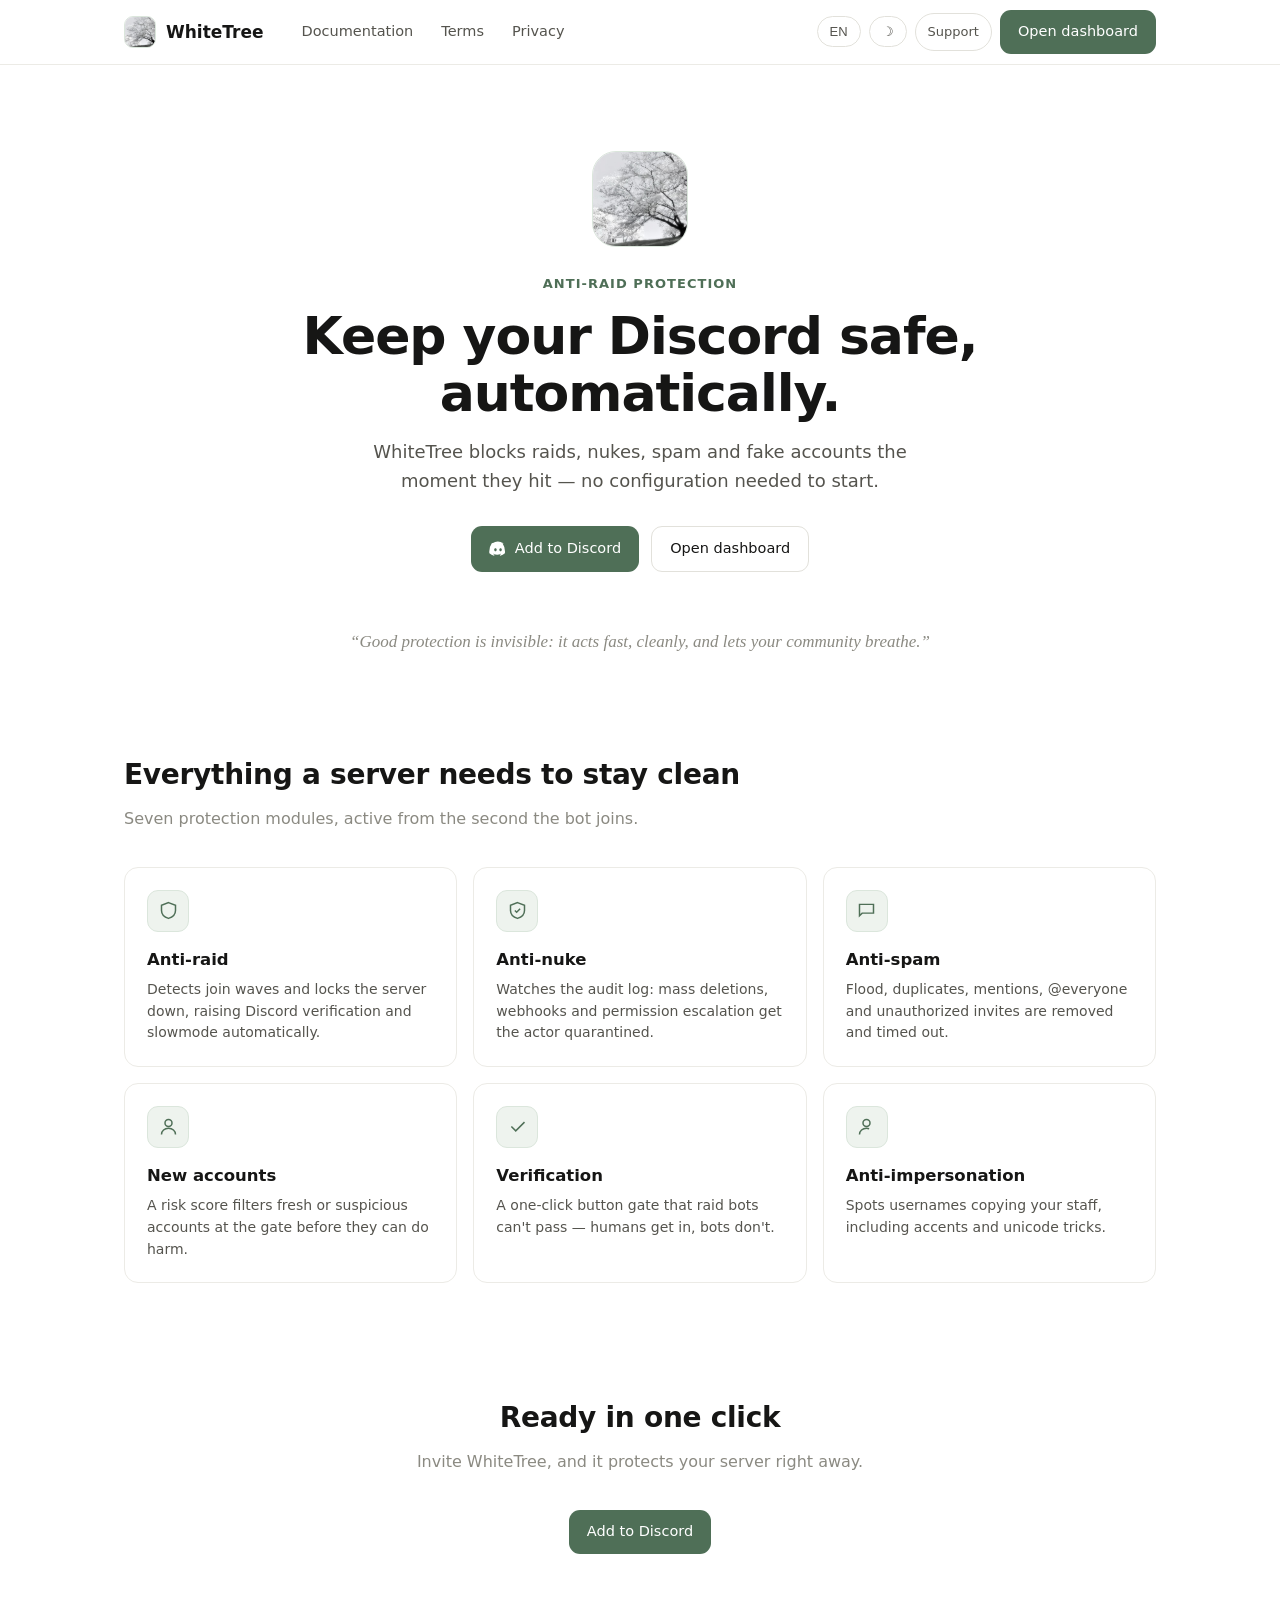
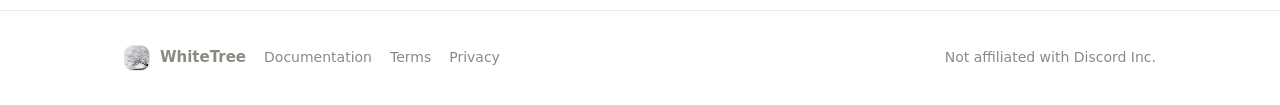
<file: index.html>
<!DOCTYPE html>
<html lang="en">
<head>
<meta charset="UTF-8">
<meta name="viewport" content="width=device-width, initial-scale=1.0">
<title>WhiteTree — Discord protection</title>
<link rel="stylesheet" href="site.css">
</head>
<body>
<nav class="nav"><div class="container nav-in">
  <a class="brand" href="index.html">
    <span class="logo"><img src="bot.png" alt="" onerror="this.replaceWith(document.createTextNode('W'))"></span>
    WhiteTree
  </a>
  <div class="nav-links">
    <a href="documentation.html" data-i18n="nav.docs">Documentation</a>
    <a href="terms.html" data-i18n="nav.terms">Terms</a>
    <a href="privacy.html" data-i18n="nav.privacy">Privacy</a>
  </div>
  <div class="nav-right">
    <button class="pill langpill" onclick="toggleLang()">EN</button>
    <button class="pill themepill" onclick="toggleTheme()">☽</button>
    <a class="pill" data-support href="#" data-i18n="nav.support">Support</a>
    <a class="btn" data-login href="#" data-i18n="cta.login">Open dashboard</a>
  </div>
</div></nav>

<header class="hero"><div class="container">
  <div class="logo-xl"><img src="bot.png" alt="WhiteTree" onerror="this.replaceWith(document.createTextNode('W'))"></div>
  <div class="eyebrow" data-i18n="hero.eyebrow">Anti-raid protection</div>
  <h1 data-i18n="hero.title">Keep your Discord safe, automatically.</h1>
  <p class="lead" data-i18n="hero.lead">WhiteTree blocks raids, nukes, spam and fake accounts the moment they hit — no configuration needed to start.</p>
  <div class="cta">
    <a class="btn" data-invite href="#">
      <svg viewBox="0 0 24 24"><path d="M20 4.4A19 19 0 0 0 15.3 3l-.2.5a14 14 0 0 1 4.2 1.3 12.7 12.7 0 0 0-15 0A14 14 0 0 1 8.6 3.5L8.4 3A19 19 0 0 0 3.7 4.4 19.7 19.7 0 0 0 .5 17.6 14 14 0 0 0 6.7 21l.9-1.3a9 9 0 0 1-2-1l.5-.4a9.4 9.4 0 0 0 9.6 0l.5.4a9 9 0 0 1-2 1L15 21a14 14 0 0 0 6.2-3.4 19.7 19.7 0 0 0-3.2-13.2zM8.6 14.9c-.9 0-1.7-.9-1.7-2s.7-2 1.7-2 1.7.9 1.7 2-.8 2-1.7 2zm6.8 0c-.9 0-1.7-.9-1.7-2s.7-2 1.7-2 1.7.9 1.7 2-.8 2-1.7 2z"/></svg>
      <span data-i18n="cta.invite">Add to Discord</span>
    </a>
    <a class="btn ghost" data-login href="#" data-i18n="cta.login">Open dashboard</a>
  </div>
  <p class="quote" data-i18n="hero.quote">“Good protection is invisible: it acts fast, cleanly, and lets your community breathe.”</p>
</div></header>

<section class="section"><div class="container">
  <h2 data-i18n="feat.title">Everything a server needs to stay clean</h2>
  <p class="sub" data-i18n="feat.sub">Seven protection modules, active from the second the bot joins.</p>
  <div class="grid">
    <div class="feat"><div class="ic"><svg viewBox="0 0 24 24"><path d="M12 3l8 3v6c0 4.5-3 7.5-8 9-5-1.5-8-4.5-8-9V6z"/></svg></div>
      <h3 data-i18n="f1.t">Anti-raid</h3><p data-i18n="f1.d"></p></div>
    <div class="feat"><div class="ic"><svg viewBox="0 0 24 24"><path d="M12 3l8 3v6c0 4.5-3 7.5-8 9-5-1.5-8-4.5-8-9V6z M9 12l2 2 4-4"/></svg></div>
      <h3 data-i18n="f2.t">Anti-nuke</h3><p data-i18n="f2.d"></p></div>
    <div class="feat"><div class="ic"><svg viewBox="0 0 24 24"><path d="M4 5h16v10H7l-3 3z"/></svg></div>
      <h3 data-i18n="f3.t">Anti-spam</h3><p data-i18n="f3.d"></p></div>
    <div class="feat"><div class="ic"><svg viewBox="0 0 24 24"><circle cx="12" cy="8" r="4"/><path d="M4 21c0-4 3.5-7 8-7s8 3 8 7"/></svg></div>
      <h3 data-i18n="f4.t">New accounts</h3><p data-i18n="f4.d"></p></div>
    <div class="feat"><div class="ic"><svg viewBox="0 0 24 24"><path d="M5 12l5 5L20 7"/></svg></div>
      <h3 data-i18n="f5.t">Verification</h3><p data-i18n="f5.d"></p></div>
    <div class="feat"><div class="ic"><svg viewBox="0 0 24 24"><circle cx="12" cy="8" r="4"/><path d="M4 21c0-4 3.5-7 8-7 1 0 2 .2 3 .5"/></svg></div>
      <h3 data-i18n="f6.t">Anti-impersonation</h3><p data-i18n="f6.d"></p></div>
  </div>
</div></section>

<section class="section" style="text-align:center"><div class="container">
  <h2 data-i18n="cta2.title">Ready in one click</h2>
  <p class="sub" data-i18n="cta2.sub">Invite WhiteTree, and it protects your server right away.</p>
  <a class="btn" data-invite href="#" style="margin:0 auto"><span data-i18n="cta.invite">Add to Discord</span></a>
</div></section>

<footer><div class="container foot-in">
  <a class="brand" href="index.html" style="font-size:15px"><span class="logo" style="width:26px;height:26px"><img src="bot.png" onerror="this.replaceWith(document.createTextNode('W'))"></span>WhiteTree</a>
  <a href="documentation.html" data-i18n="nav.docs">Documentation</a>
  <a href="terms.html" data-i18n="nav.terms">Terms</a>
  <a href="privacy.html" data-i18n="nav.privacy">Privacy</a>
  <span class="sep" data-i18n="foot.made">Not affiliated with Discord Inc.</span>
</div></footer>
<script src="site.js"></script>
</body>
</html>
</file>
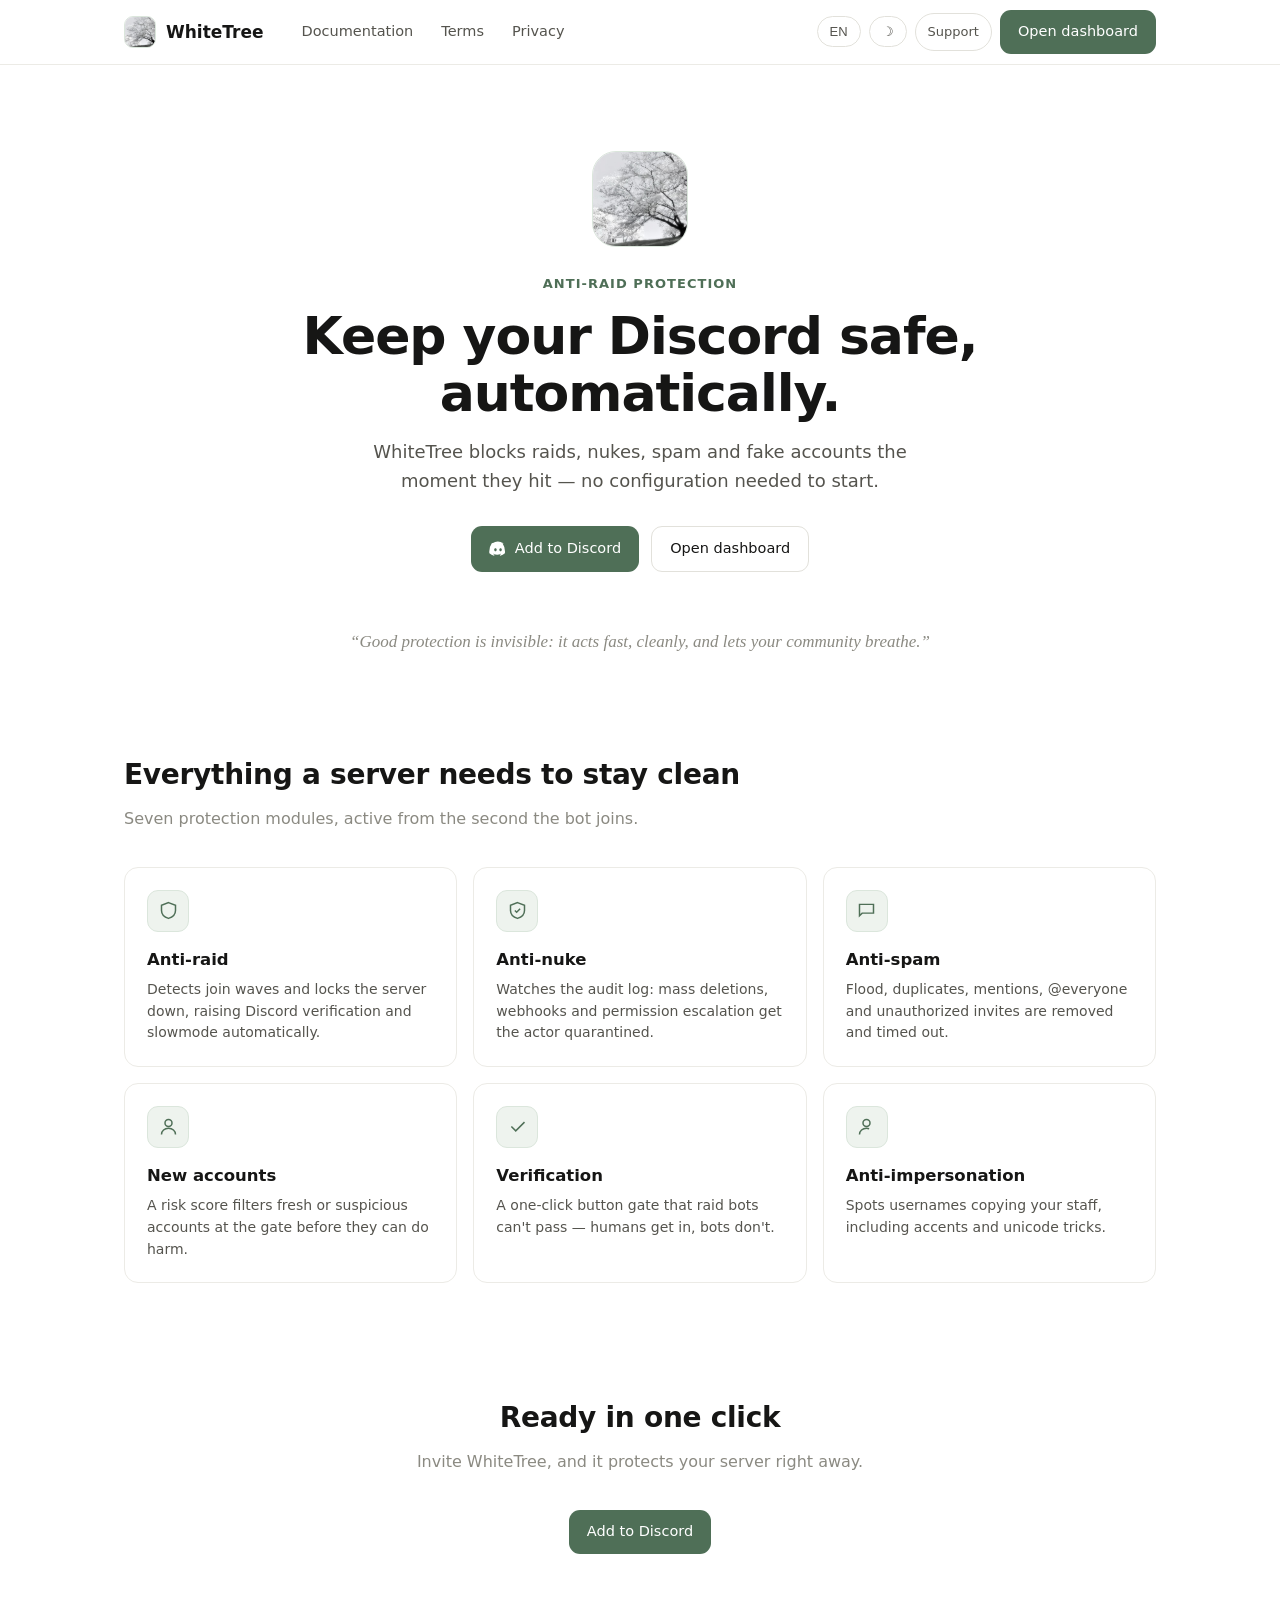
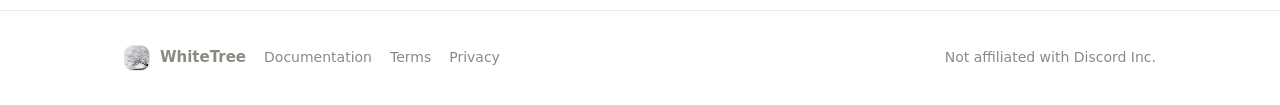
<file: dashboard.html>
<!DOCTYPE html>
<html lang="en">
<head>
<meta charset="UTF-8">
<meta name="viewport" content="width=device-width, initial-scale=1.0">
<title>WhiteTree</title>
<meta http-equiv="refresh" content="0; url=index.html">
<style>
  body{margin:0;min-height:100vh;display:flex;flex-direction:column;align-items:center;
    justify-content:center;gap:14px;background:#faf9f6;color:#191917;
    font-family:ui-sans-serif,system-ui,sans-serif;}
  .logo{width:84px;height:84px;border-radius:50%;overflow:hidden;border:1px solid #e3e1da;
    display:flex;align-items:center;justify-content:center;background:#fff;
    font-family:ui-serif,Georgia,serif;font-size:34px;font-weight:600;color:#8b8a83;}
  .logo img{width:100%;height:100%;object-fit:cover;}
  h1{font-family:ui-serif,Georgia,serif;font-weight:600;margin:0;}
  p{color:#8b8a83;font-size:14px;margin:0;}
  a{color:#5865F2;}
</style>
</head>
<body>
  <div class="logo"><img src="bot.png" alt="WhiteTree" onerror="this.replaceWith(document.createTextNode('W'))"></div>
  <h1>WhiteTree</h1>
  <p>Redirecting to sign in… <a href="index.html">Continue</a></p>
  <script>location.replace("index.html");</script>
</body>
</html>
</file>
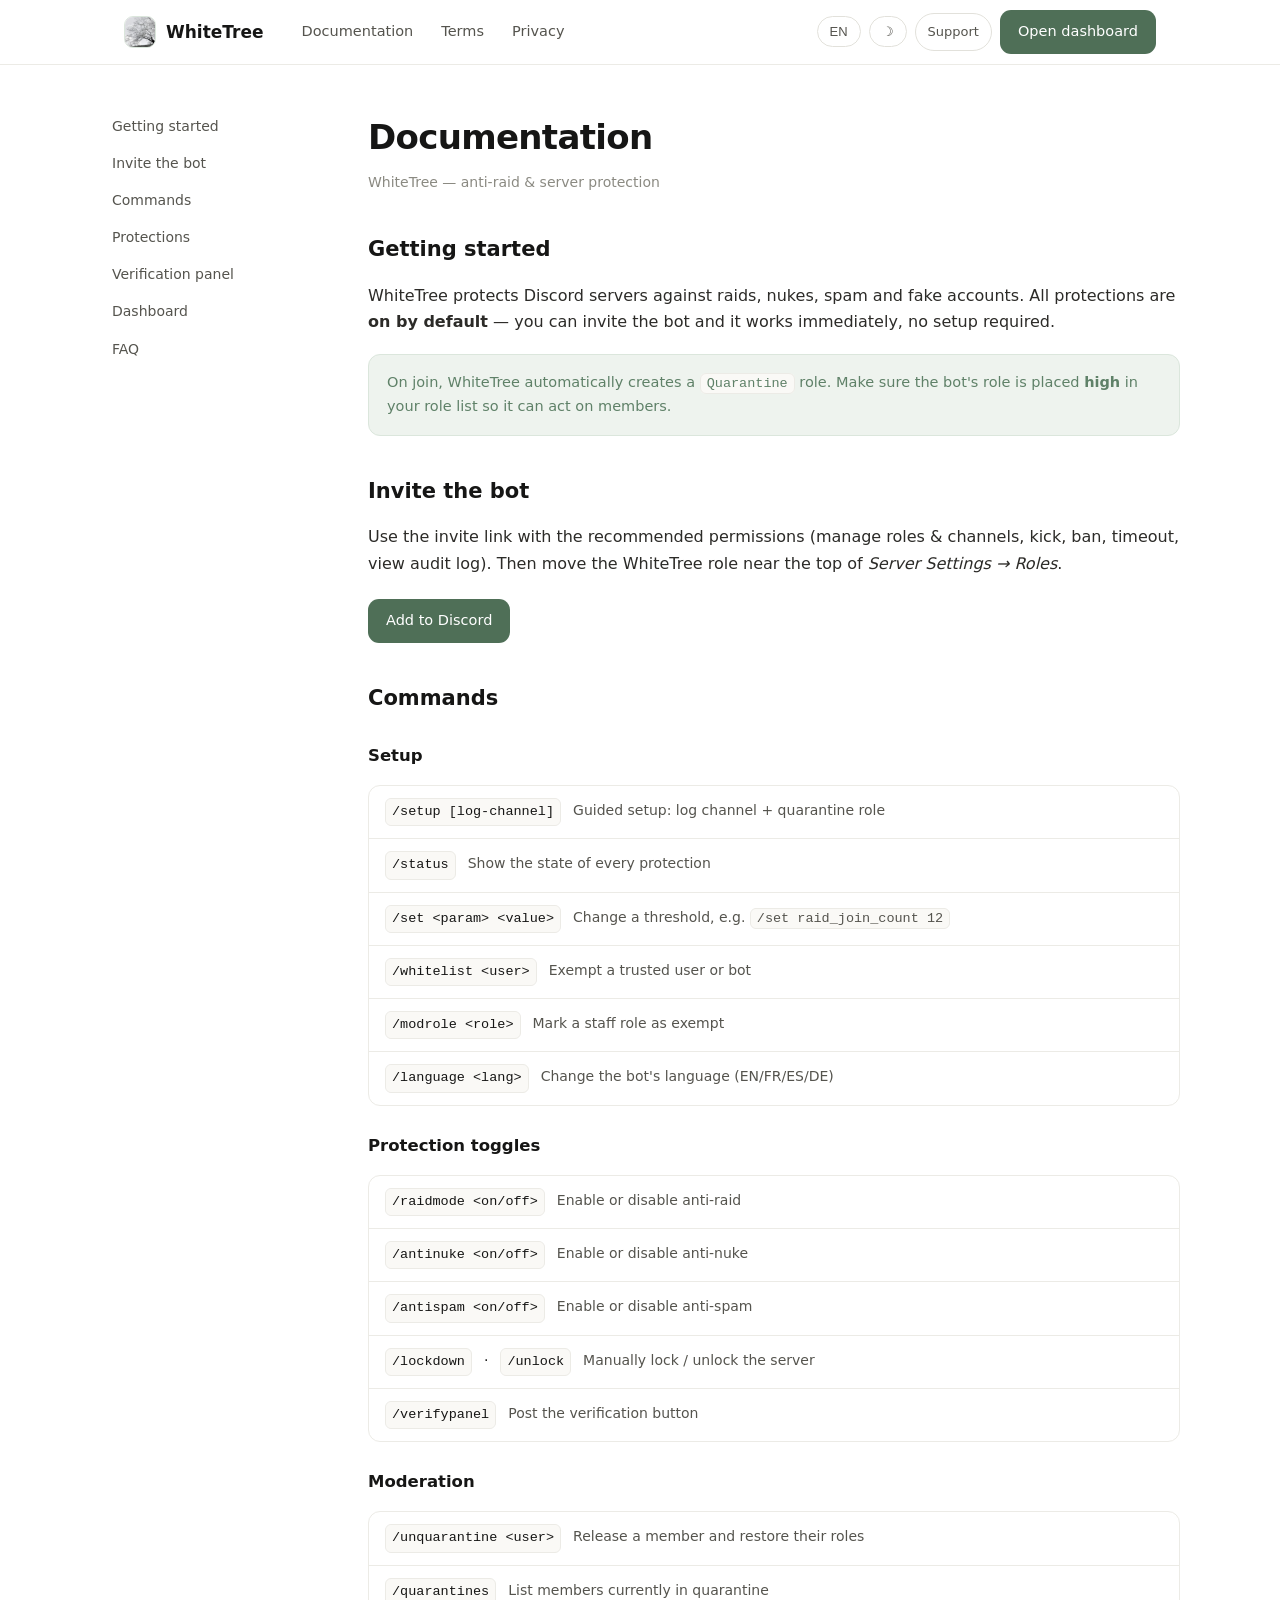
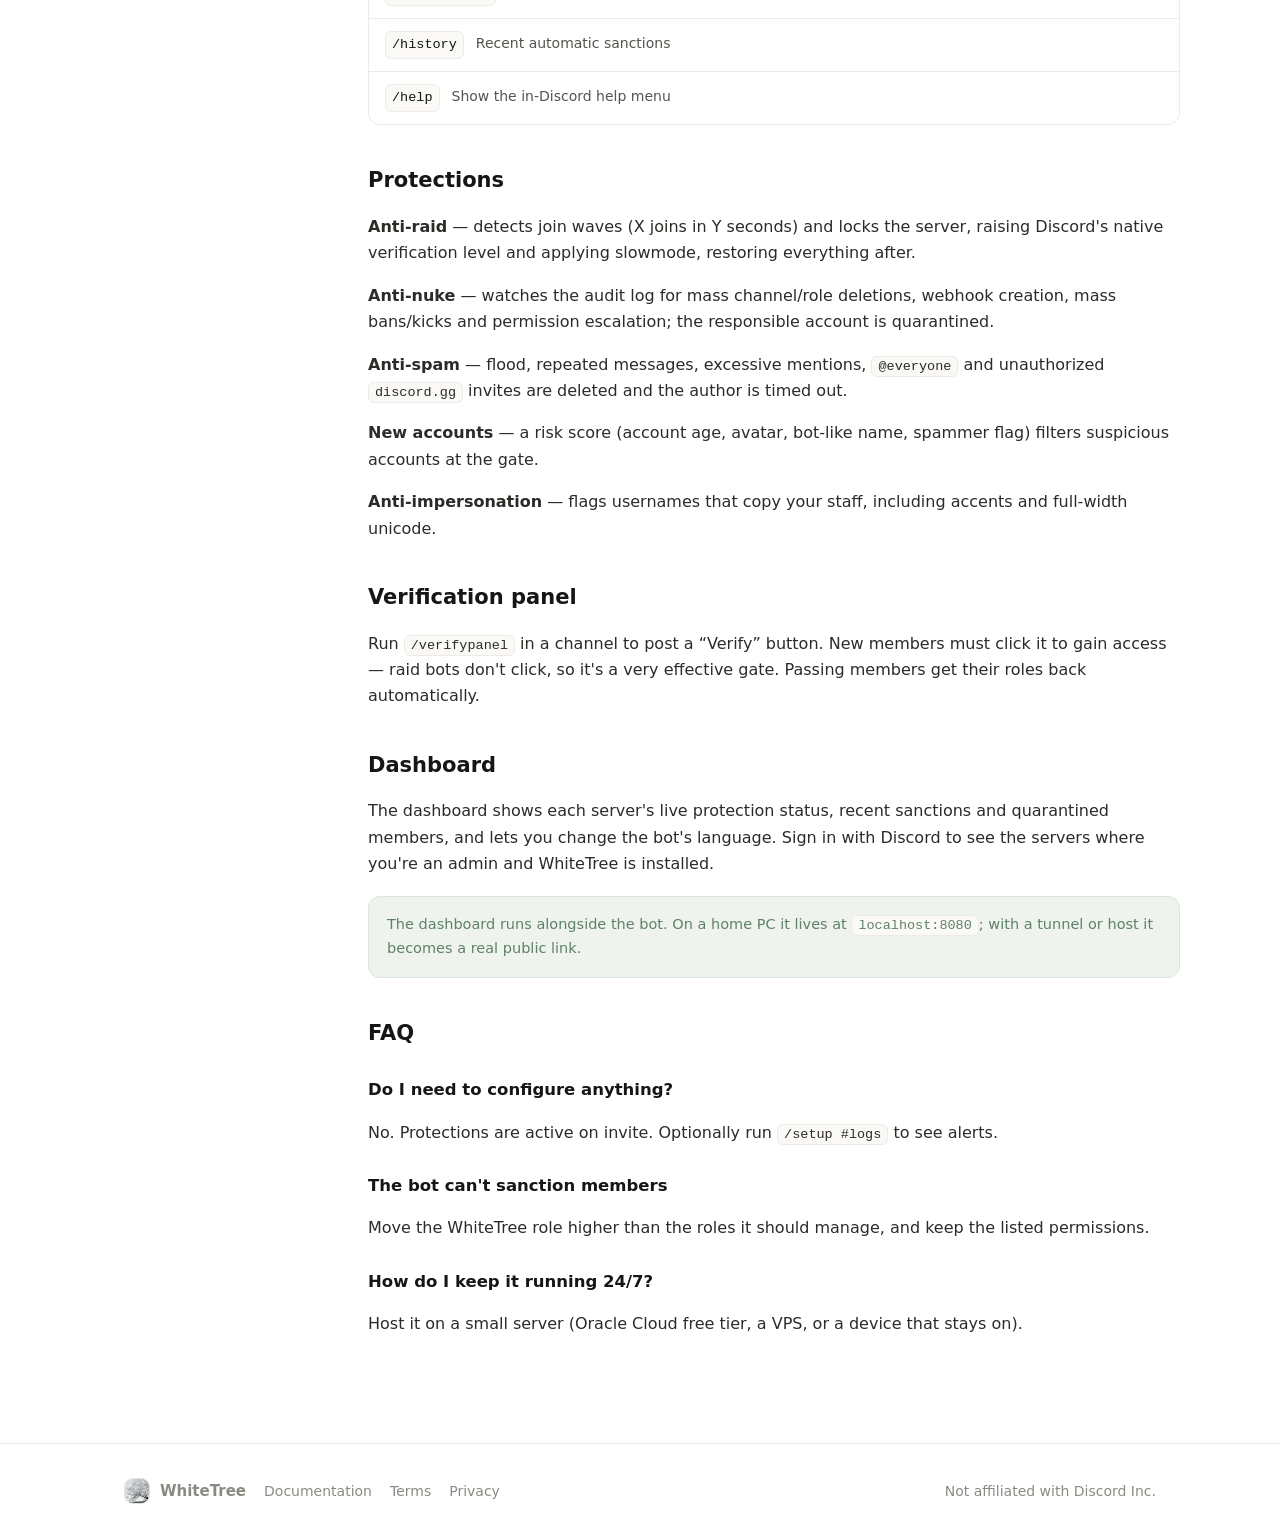
<file: documentation.html>
<!DOCTYPE html>
<html lang="en">
<head>
<meta charset="UTF-8">
<meta name="viewport" content="width=device-width, initial-scale=1.0">
<title>Documentation — WhiteTree</title>
<link rel="stylesheet" href="site.css">
</head>
<body>
<nav class="nav"><div class="container nav-in">
  <a class="brand" href="index.html"><span class="logo"><img src="bot.png" onerror="this.replaceWith(document.createTextNode('W'))"></span>WhiteTree</a>
  <div class="nav-links">
    <a href="documentation.html" data-i18n="nav.docs">Documentation</a>
    <a href="terms.html" data-i18n="nav.terms">Terms</a>
    <a href="privacy.html" data-i18n="nav.privacy">Privacy</a>
  </div>
  <div class="nav-right">
    <button class="pill langpill" onclick="toggleLang()">EN</button>
    <button class="pill themepill" onclick="toggleTheme()">☽</button>
    <a class="pill" data-support href="#" data-i18n="nav.support">Support</a>
    <a class="btn" data-login href="#" data-i18n="cta.login">Open dashboard</a>
  </div>
</div></nav>

<div class="container page"><div class="layout">
  <aside class="side"><nav class="toc">
    <a href="#start">Getting started</a>
    <a href="#invite">Invite the bot</a>
    <a href="#commands">Commands</a>
    <a href="#protections">Protections</a>
    <a href="#verification">Verification panel</a>
    <a href="#dashboard">Dashboard</a>
    <a href="#faq">FAQ</a>
  </nav></aside>

  <main class="prose">
    <h1>Documentation</h1>
    <div class="updated">WhiteTree — anti-raid &amp; server protection</div>

    <h2 id="start">Getting started</h2>
    <p>WhiteTree protects Discord servers against raids, nukes, spam and fake accounts.
    All protections are <strong>on by default</strong> — you can invite the bot and it works
    immediately, no setup required.</p>
    <div class="callout">On join, WhiteTree automatically creates a <code>Quarantine</code> role.
    Make sure the bot's role is placed <strong>high</strong> in your role list so it can act on members.</div>

    <h2 id="invite">Invite the bot</h2>
    <p>Use the invite link with the recommended permissions (manage roles &amp; channels, kick,
    ban, timeout, view audit log). Then move the WhiteTree role near the top of
    <em>Server Settings → Roles</em>.</p>
    <p><a class="btn" data-invite href="#" style="margin-top:6px"><span data-i18n="cta.invite">Add to Discord</span></a></p>

    <h2 id="commands">Commands</h2>
    <h3>Setup</h3>
    <div class="cmd">
      <div class="row"><code>/setup [log-channel]</code><span>Guided setup: log channel + quarantine role</span></div>
      <div class="row"><code>/status</code><span>Show the state of every protection</span></div>
      <div class="row"><code>/set &lt;param&gt; &lt;value&gt;</code><span>Change a threshold, e.g. <code>/set raid_join_count 12</code></span></div>
      <div class="row"><code>/whitelist &lt;user&gt;</code><span>Exempt a trusted user or bot</span></div>
      <div class="row"><code>/modrole &lt;role&gt;</code><span>Mark a staff role as exempt</span></div>
      <div class="row"><code>/language &lt;lang&gt;</code><span>Change the bot's language (EN/FR/ES/DE)</span></div>
    </div>
    <h3>Protection toggles</h3>
    <div class="cmd">
      <div class="row"><code>/raidmode &lt;on/off&gt;</code><span>Enable or disable anti-raid</span></div>
      <div class="row"><code>/antinuke &lt;on/off&gt;</code><span>Enable or disable anti-nuke</span></div>
      <div class="row"><code>/antispam &lt;on/off&gt;</code><span>Enable or disable anti-spam</span></div>
      <div class="row"><code>/lockdown</code> · <code>/unlock</code><span>Manually lock / unlock the server</span></div>
      <div class="row"><code>/verifypanel</code><span>Post the verification button</span></div>
    </div>
    <h3>Moderation</h3>
    <div class="cmd">
      <div class="row"><code>/unquarantine &lt;user&gt;</code><span>Release a member and restore their roles</span></div>
      <div class="row"><code>/quarantines</code><span>List members currently in quarantine</span></div>
      <div class="row"><code>/history</code><span>Recent automatic sanctions</span></div>
      <div class="row"><code>/help</code><span>Show the in-Discord help menu</span></div>
    </div>

    <h2 id="protections">Protections</h2>
    <p><strong>Anti-raid</strong> — detects join waves (X joins in Y seconds) and locks the server,
    raising Discord's native verification level and applying slowmode, restoring everything after.</p>
    <p><strong>Anti-nuke</strong> — watches the audit log for mass channel/role deletions, webhook
    creation, mass bans/kicks and permission escalation; the responsible account is quarantined.</p>
    <p><strong>Anti-spam</strong> — flood, repeated messages, excessive mentions, <code>@everyone</code>
    and unauthorized <code>discord.gg</code> invites are deleted and the author is timed out.</p>
    <p><strong>New accounts</strong> — a risk score (account age, avatar, bot-like name, spammer flag)
    filters suspicious accounts at the gate.</p>
    <p><strong>Anti-impersonation</strong> — flags usernames that copy your staff, including accents
    and full-width unicode.</p>

    <h2 id="verification">Verification panel</h2>
    <p>Run <code>/verifypanel</code> in a channel to post a “Verify” button. New members must click it
    to gain access — raid bots don't click, so it's a very effective gate. Passing members get their
    roles back automatically.</p>

    <h2 id="dashboard">Dashboard</h2>
    <p>The dashboard shows each server's live protection status, recent sanctions and quarantined
    members, and lets you change the bot's language. Sign in with Discord to see the servers where
    you're an admin and WhiteTree is installed.</p>
    <div class="callout">The dashboard runs alongside the bot. On a home PC it lives at
    <code>localhost:8080</code>; with a tunnel or host it becomes a real public link.</div>

    <h2 id="faq">FAQ</h2>
    <h3>Do I need to configure anything?</h3>
    <p>No. Protections are active on invite. Optionally run <code>/setup #logs</code> to see alerts.</p>
    <h3>The bot can't sanction members</h3>
    <p>Move the WhiteTree role higher than the roles it should manage, and keep the listed permissions.</p>
    <h3>How do I keep it running 24/7?</h3>
    <p>Host it on a small server (Oracle Cloud free tier, a VPS, or a device that stays on).</p>
  </main>
</div></div>

<footer><div class="container foot-in">
  <a class="brand" href="index.html" style="font-size:15px"><span class="logo" style="width:26px;height:26px"><img src="bot.png" onerror="this.replaceWith(document.createTextNode('W'))"></span>WhiteTree</a>
  <a href="documentation.html" data-i18n="nav.docs">Documentation</a>
  <a href="terms.html" data-i18n="nav.terms">Terms</a>
  <a href="privacy.html" data-i18n="nav.privacy">Privacy</a>
  <span class="sep" data-i18n="foot.made">Not affiliated with Discord Inc.</span>
</div></footer>
<script src="site.js"></script>
</body>
</html>
</file>
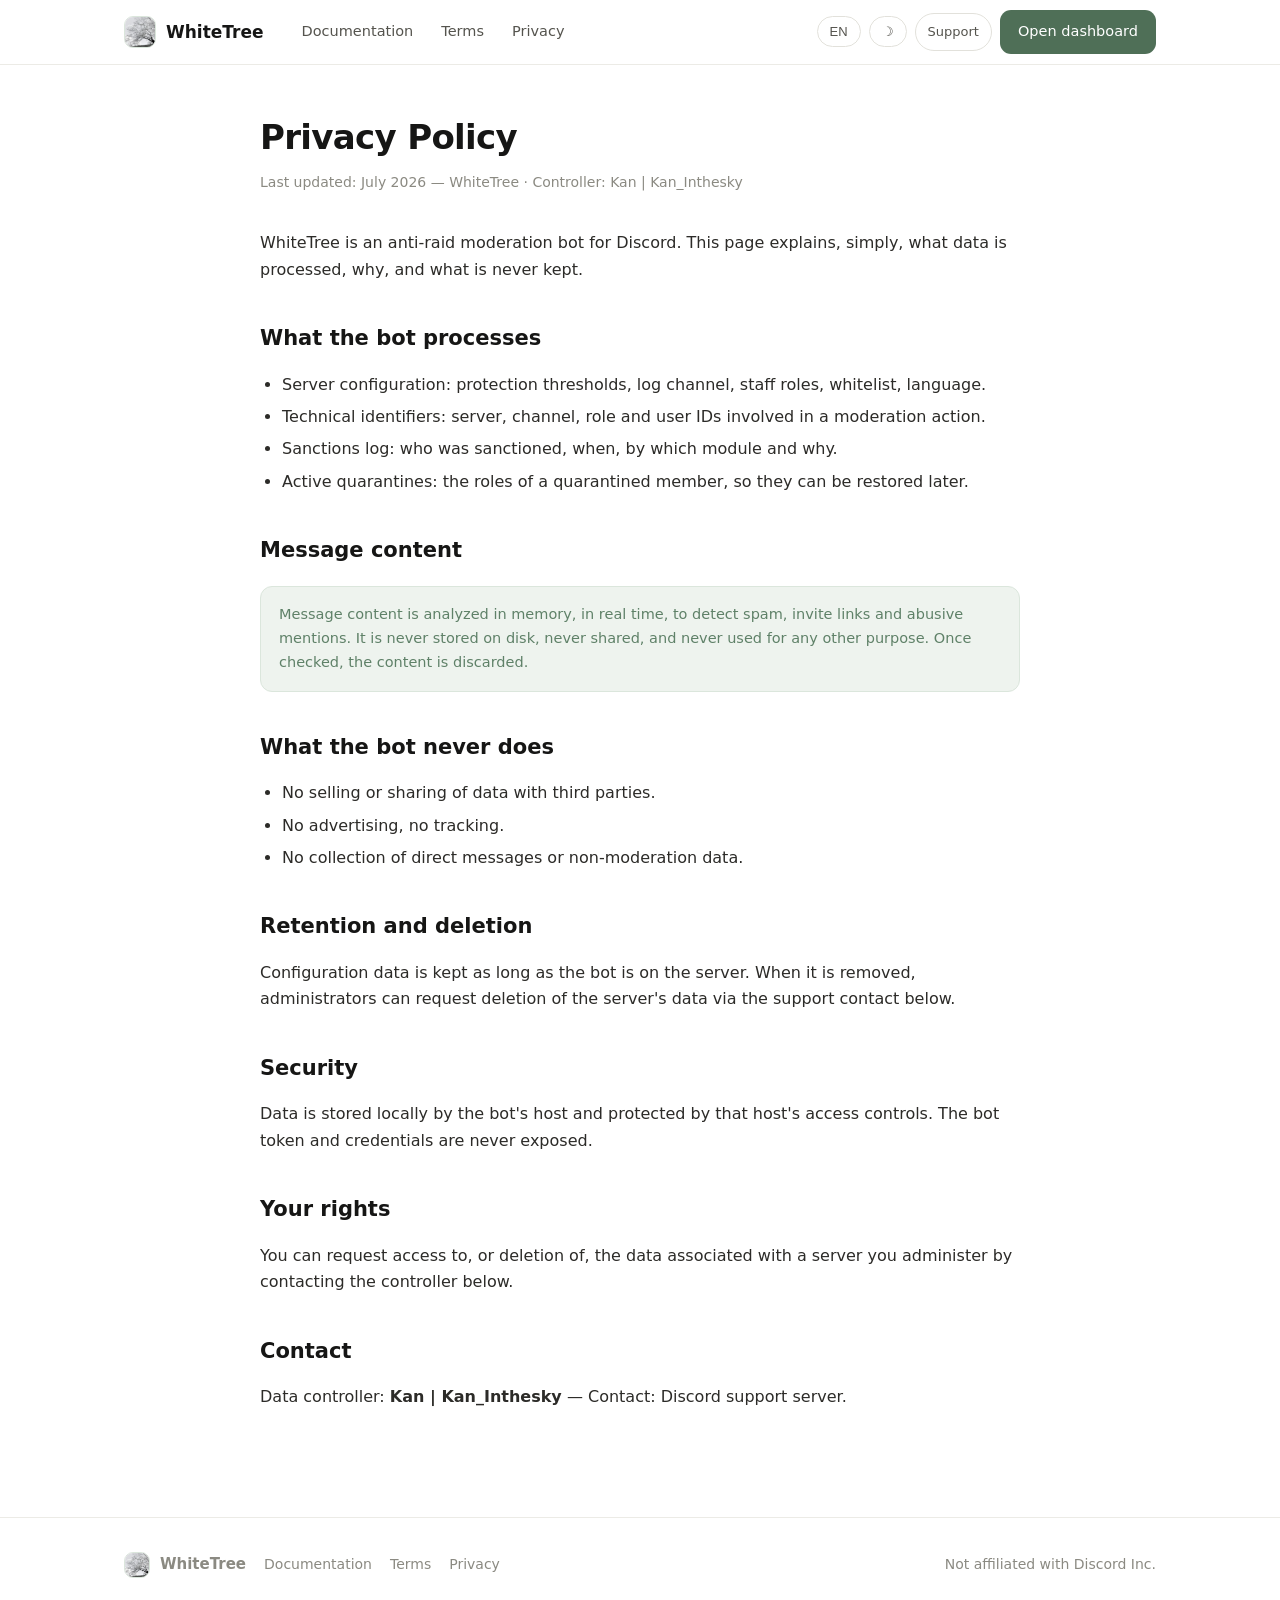
<file: privacy.html>
<!DOCTYPE html>
<html lang="en">
<head>
<meta charset="UTF-8">
<meta name="viewport" content="width=device-width, initial-scale=1.0">
<title>Privacy Policy — WhiteTree</title>
<link rel="stylesheet" href="site.css">
</head>
<body>
<nav class="nav"><div class="container nav-in">
  <a class="brand" href="index.html"><span class="logo"><img src="bot.png" onerror="this.replaceWith(document.createTextNode('W'))"></span>WhiteTree</a>
  <div class="nav-links">
    <a href="documentation.html" data-i18n="nav.docs">Documentation</a>
    <a href="terms.html" data-i18n="nav.terms">Terms</a>
    <a href="privacy.html" data-i18n="nav.privacy">Privacy</a>
  </div>
  <div class="nav-right">
    <button class="pill langpill" onclick="toggleLang()">EN</button>
    <button class="pill themepill" onclick="toggleTheme()">☽</button>
    <a class="pill" data-support href="#" data-i18n="nav.support">Support</a>
    <a class="btn" data-login href="#" data-i18n="cta.login">Open dashboard</a>
  </div>
</div></nav>

<div class="container page"><main class="prose" style="max-width:760px;margin:0 auto">
  <h1>Privacy Policy</h1>
  <div class="updated">Last updated: July 2026 — WhiteTree · Controller: Kan | Kan_Inthesky</div>

  <p>WhiteTree is an anti-raid moderation bot for Discord. This page explains, simply, what data is
  processed, why, and what is never kept.</p>

  <h2>What the bot processes</h2>
  <ul>
    <li>Server configuration: protection thresholds, log channel, staff roles, whitelist, language.</li>
    <li>Technical identifiers: server, channel, role and user IDs involved in a moderation action.</li>
    <li>Sanctions log: who was sanctioned, when, by which module and why.</li>
    <li>Active quarantines: the roles of a quarantined member, so they can be restored later.</li>
  </ul>

  <h2>Message content</h2>
  <div class="callout">Message content is analyzed in memory, in real time, to detect spam, invite
  links and abusive mentions. It is never stored on disk, never shared, and never used for any other
  purpose. Once checked, the content is discarded.</div>

  <h2>What the bot never does</h2>
  <ul>
    <li>No selling or sharing of data with third parties.</li>
    <li>No advertising, no tracking.</li>
    <li>No collection of direct messages or non-moderation data.</li>
  </ul>

  <h2>Retention and deletion</h2>
  <p>Configuration data is kept as long as the bot is on the server. When it is removed,
  administrators can request deletion of the server's data via the support contact below.</p>

  <h2>Security</h2>
  <p>Data is stored locally by the bot's host and protected by that host's access controls. The bot
  token and credentials are never exposed.</p>

  <h2>Your rights</h2>
  <p>You can request access to, or deletion of, the data associated with a server you administer by
  contacting the controller below.</p>

  <h2>Contact</h2>
  <p>Data controller: <strong>Kan | Kan_Inthesky</strong> — Contact:
  <a data-support href="https://discord.gg/kjzGA44RRE">Discord support server</a>.</p>
</main></div>

<footer><div class="container foot-in">
  <a class="brand" href="index.html" style="font-size:15px"><span class="logo" style="width:26px;height:26px"><img src="bot.png" onerror="this.replaceWith(document.createTextNode('W'))"></span>WhiteTree</a>
  <a href="documentation.html" data-i18n="nav.docs">Documentation</a>
  <a href="terms.html" data-i18n="nav.terms">Terms</a>
  <a href="privacy.html" data-i18n="nav.privacy">Privacy</a>
  <span class="sep" data-i18n="foot.made">Not affiliated with Discord Inc.</span>
</div></footer>
<script src="site.js"></script>
</body>
</html>
</file>
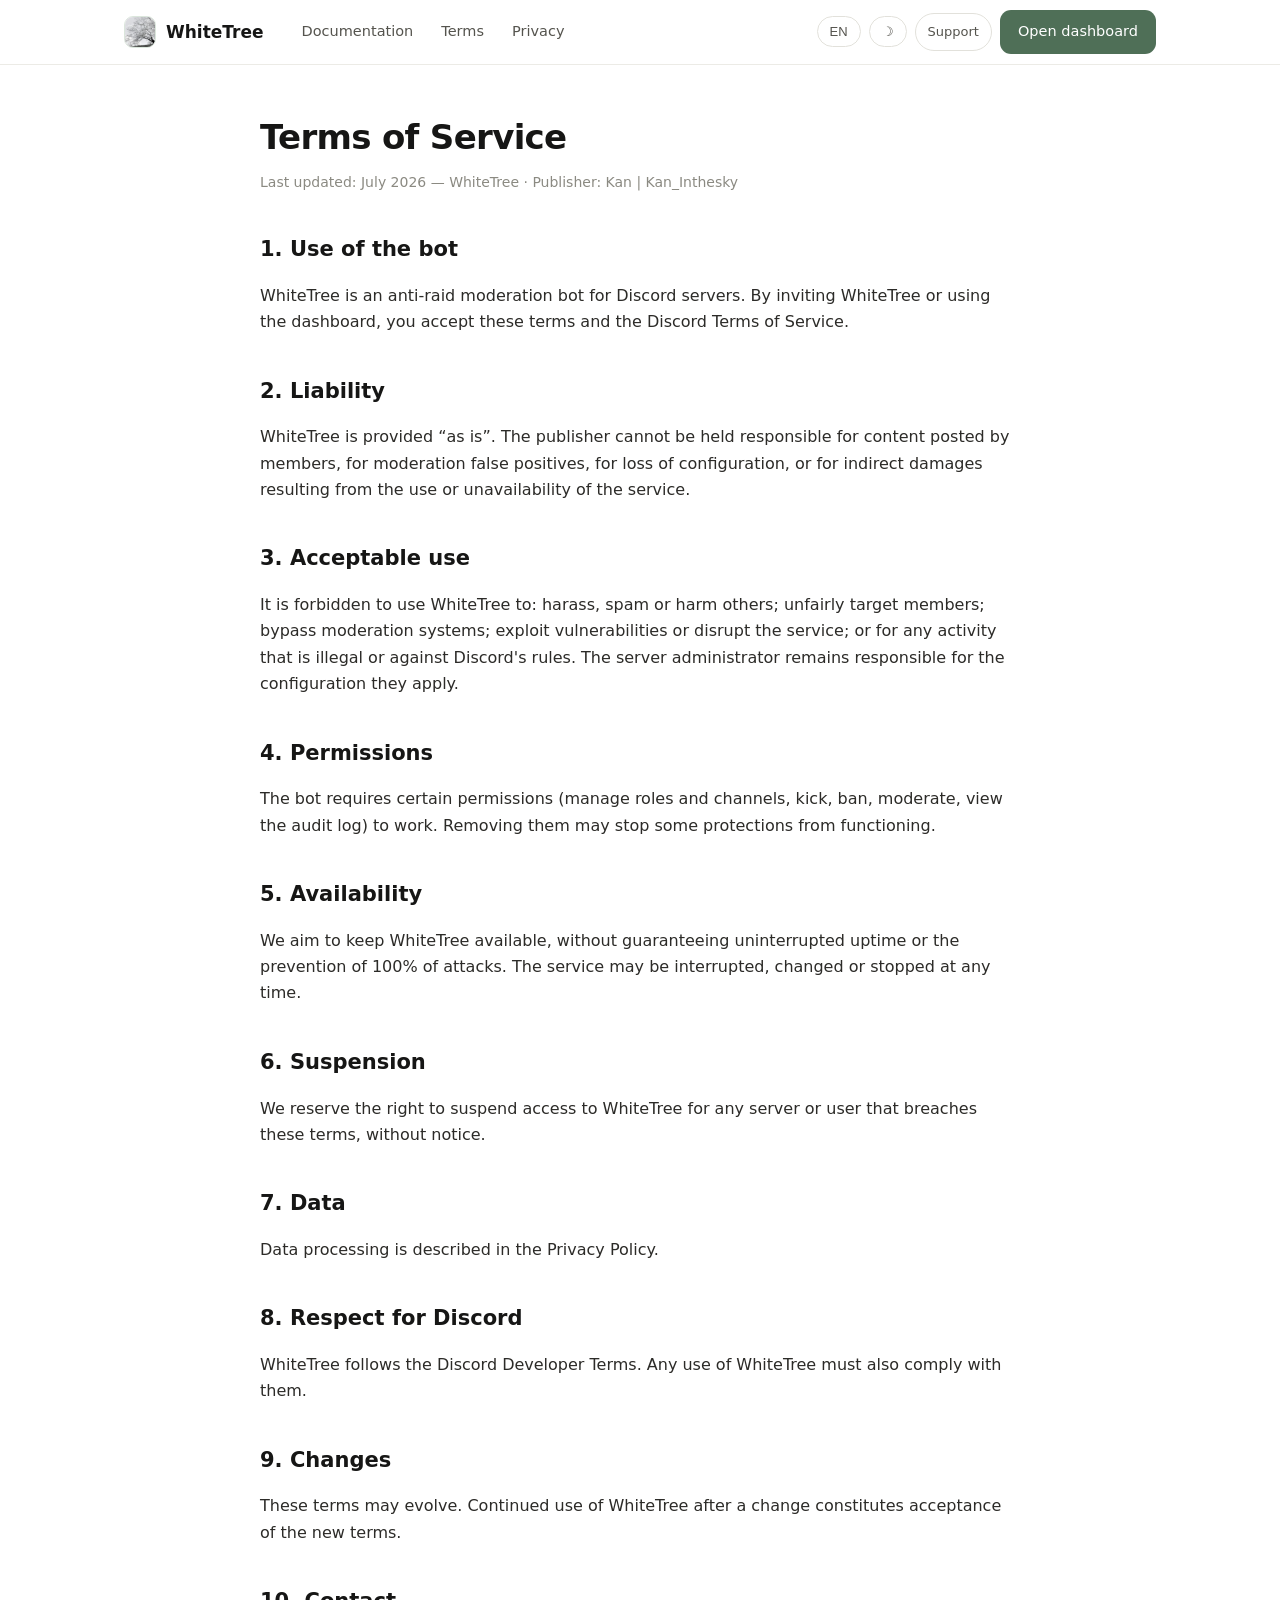
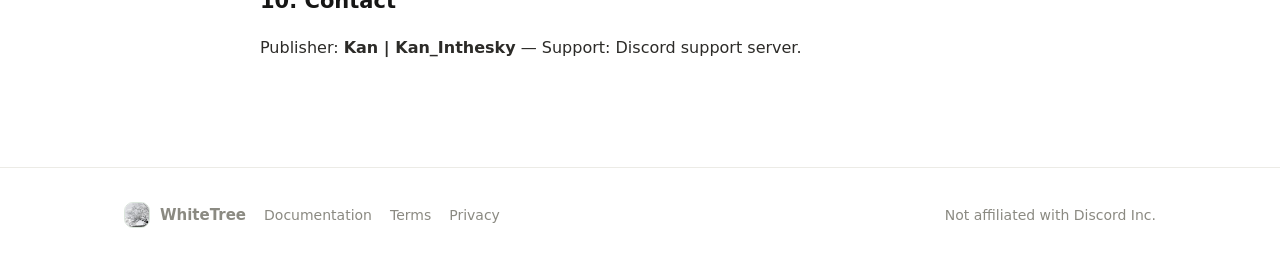
<file: terms.html>
<!DOCTYPE html>
<html lang="en">
<head>
<meta charset="UTF-8">
<meta name="viewport" content="width=device-width, initial-scale=1.0">
<title>Terms of Service — WhiteTree</title>
<link rel="stylesheet" href="site.css">
</head>
<body>
<nav class="nav"><div class="container nav-in">
  <a class="brand" href="index.html"><span class="logo"><img src="bot.png" onerror="this.replaceWith(document.createTextNode('W'))"></span>WhiteTree</a>
  <div class="nav-links">
    <a href="documentation.html" data-i18n="nav.docs">Documentation</a>
    <a href="terms.html" data-i18n="nav.terms">Terms</a>
    <a href="privacy.html" data-i18n="nav.privacy">Privacy</a>
  </div>
  <div class="nav-right">
    <button class="pill langpill" onclick="toggleLang()">EN</button>
    <button class="pill themepill" onclick="toggleTheme()">☽</button>
    <a class="pill" data-support href="#" data-i18n="nav.support">Support</a>
    <a class="btn" data-login href="#" data-i18n="cta.login">Open dashboard</a>
  </div>
</div></nav>

<div class="container page"><main class="prose" style="max-width:760px;margin:0 auto">
  <h1>Terms of Service</h1>
  <div class="updated">Last updated: July 2026 — WhiteTree · Publisher: Kan | Kan_Inthesky</div>

  <h2>1. Use of the bot</h2>
  <p>WhiteTree is an anti-raid moderation bot for Discord servers. By inviting WhiteTree or using
  the dashboard, you accept these terms and the
  <a href="https://discord.com/terms">Discord Terms of Service</a>.</p>

  <h2>2. Liability</h2>
  <p>WhiteTree is provided “as is”. The publisher cannot be held responsible for content posted by
  members, for moderation false positives, for loss of configuration, or for indirect damages
  resulting from the use or unavailability of the service.</p>

  <h2>3. Acceptable use</h2>
  <p>It is forbidden to use WhiteTree to: harass, spam or harm others; unfairly target members;
  bypass moderation systems; exploit vulnerabilities or disrupt the service; or for any activity
  that is illegal or against Discord's rules. The server administrator remains responsible for the
  configuration they apply.</p>

  <h2>4. Permissions</h2>
  <p>The bot requires certain permissions (manage roles and channels, kick, ban, moderate, view the
  audit log) to work. Removing them may stop some protections from functioning.</p>

  <h2>5. Availability</h2>
  <p>We aim to keep WhiteTree available, without guaranteeing uninterrupted uptime or the prevention
  of 100% of attacks. The service may be interrupted, changed or stopped at any time.</p>

  <h2>6. Suspension</h2>
  <p>We reserve the right to suspend access to WhiteTree for any server or user that breaches these
  terms, without notice.</p>

  <h2>7. Data</h2>
  <p>Data processing is described in the <a href="privacy.html">Privacy Policy</a>.</p>

  <h2>8. Respect for Discord</h2>
  <p>WhiteTree follows the
  <a href="https://discord.com/developers/docs/policies-and-agreements/developer-terms-of-service">Discord Developer Terms</a>.
  Any use of WhiteTree must also comply with them.</p>

  <h2>9. Changes</h2>
  <p>These terms may evolve. Continued use of WhiteTree after a change constitutes acceptance of the
  new terms.</p>

  <h2>10. Contact</h2>
  <p>Publisher: <strong>Kan | Kan_Inthesky</strong> — Support:
  <a data-support href="https://discord.gg/kjzGA44RRE">Discord support server</a>.</p>
</main></div>

<footer><div class="container foot-in">
  <a class="brand" href="index.html" style="font-size:15px"><span class="logo" style="width:26px;height:26px"><img src="bot.png" onerror="this.replaceWith(document.createTextNode('W'))"></span>WhiteTree</a>
  <a href="documentation.html" data-i18n="nav.docs">Documentation</a>
  <a href="terms.html" data-i18n="nav.terms">Terms</a>
  <a href="privacy.html" data-i18n="nav.privacy">Privacy</a>
  <span class="sep" data-i18n="foot.made">Not affiliated with Discord Inc.</span>
</div></footer>
<script src="site.js"></script>
</body>
</html>
</file>
<file: site.css>
:root{
  --ink:#161615; --soft:#55544e; --faint:#8b8a82; --line:#ecebe6; --line2:#e2e1db;
  --bg:#ffffff; --bg2:#faf9f6; --card:#ffffff;
  --sage:#4f6f57; --sage-2:#5f8168; --sage-bg:#eef3ee; --sage-line:#dbe6dc;
  --radius:14px; --serif:"Iowan Old Style",Georgia,ui-serif,serif;
  --sans:ui-sans-serif,system-ui,-apple-system,"Segoe UI",Roboto,sans-serif;
}
body.dark{
  --ink:#f3f2ee; --soft:#b8b6ae; --faint:#83817a; --line:#26261f; --line2:#33332b;
  --bg:#0d0d0c; --bg2:#111110; --card:#161614;
  --sage:#a9c3ae; --sage-2:#bcd0bf; --sage-bg:#1a201a; --sage-line:#2a332b;
}
*{box-sizing:border-box;}
html{scroll-behavior:smooth;}
body{margin:0;font-family:var(--sans);color:var(--ink);background:var(--bg);
  line-height:1.65;font-size:16px;-webkit-font-smoothing:antialiased;transition:background .25s,color .25s;}
a{color:inherit;text-decoration:none;}
.container{max-width:1080px;margin:0 auto;padding:0 24px;}
.nav{position:sticky;top:0;z-index:20;background:color-mix(in srgb,var(--bg) 88%,transparent);
  backdrop-filter:saturate(1.4) blur(10px);border-bottom:1px solid var(--line);}
.nav-in{display:flex;align-items:center;gap:8px;height:64px;}
.brand{display:flex;align-items:center;gap:10px;font-weight:600;font-size:17px;}
.brand .logo{width:32px;height:32px;border-radius:9px;object-fit:cover;background:var(--sage-bg);
  border:1px solid var(--sage-line);display:flex;align-items:center;justify-content:center;
  font-family:var(--serif);color:var(--sage);font-weight:700;overflow:hidden;}
.brand .logo img{width:100%;height:100%;object-fit:cover;}
.nav-links{display:flex;gap:4px;margin-left:18px;}
.nav-links a{color:var(--soft);font-size:14.5px;padding:8px 12px;border-radius:9px;}
.nav-links a:hover{background:var(--bg2);color:var(--ink);}
.nav-right{margin-left:auto;display:flex;align-items:center;gap:8px;}
.pill{font-size:13px;color:var(--soft);background:var(--card);border:1px solid var(--line2);
  padding:7px 12px;border-radius:999px;cursor:pointer;}
.pill:hover{color:var(--ink);}
.btn{display:inline-flex;align-items:center;gap:8px;background:var(--sage);color:#fff;
  border:0;border-radius:11px;padding:10px 18px;font-size:14.5px;font-weight:500;cursor:pointer;}
body.dark .btn{color:#0d0d0c;}
.btn:hover{filter:brightness(1.05);}
.btn.ghost{background:transparent;color:var(--ink);border:1px solid var(--line2);}
.btn.ghost:hover{background:var(--bg2);}
.btn svg{width:18px;height:18px;fill:currentColor;}
.hero{text-align:center;padding:86px 0 40px;}
.hero .logo-xl{width:96px;height:96px;border-radius:24px;margin:0 auto 26px;background:var(--sage-bg);
  border:1px solid var(--sage-line);display:flex;align-items:center;justify-content:center;
  font-family:var(--serif);font-size:44px;color:var(--sage);font-weight:700;overflow:hidden;}
.hero .logo-xl img{width:100%;height:100%;object-fit:cover;}
.eyebrow{color:var(--sage);font-size:13px;font-weight:600;letter-spacing:.08em;text-transform:uppercase;margin-bottom:14px;}
.hero h1{font-size:clamp(34px,5vw,52px);line-height:1.08;margin:0 0 16px;letter-spacing:-.02em;font-weight:700;}
.hero p.lead{font-size:18px;color:var(--soft);max-width:560px;margin:0 auto 30px;}
.hero .cta{display:flex;gap:12px;justify-content:center;flex-wrap:wrap;}
.quote{max-width:620px;margin:56px auto 0;font-family:var(--serif);font-style:italic;
  color:var(--faint);font-size:17px;}
.section{padding:56px 0;}
.section h2{font-size:28px;letter-spacing:-.01em;margin:0 0 8px;}
.section .sub{color:var(--faint);margin:0 0 34px;}
.grid{display:grid;grid-template-columns:repeat(3,1fr);gap:16px;}
.feat{background:var(--card);border:1px solid var(--line);border-radius:var(--radius);padding:22px 22px;}
.feat .ic{width:42px;height:42px;border-radius:11px;background:var(--sage-bg);border:1px solid var(--sage-line);
  display:flex;align-items:center;justify-content:center;margin-bottom:14px;}
.feat .ic svg{width:21px;height:21px;stroke:var(--sage);fill:none;stroke-width:1.7;}
.feat h3{font-size:16.5px;margin:0 0 6px;}
.feat p{font-size:14px;color:var(--soft);margin:0;line-height:1.55;}
.page{padding:44px 0 90px;}
.page .side{position:sticky;top:88px;align-self:start;}
.layout{display:grid;grid-template-columns:220px 1fr;gap:48px;}
.toc{font-size:14px;display:flex;flex-direction:column;gap:2px;}
.toc a{color:var(--soft);padding:6px 10px;border-radius:8px;border-left:2px solid transparent;}
.toc a:hover{color:var(--ink);background:var(--bg2);}
.prose h1{font-size:34px;letter-spacing:-.02em;margin:0 0 6px;}
.prose .updated{color:var(--faint);font-size:14px;margin-bottom:36px;}
.prose h2{font-size:21px;margin:38px 0 10px;scroll-margin-top:88px;}
.prose h3{font-size:16.5px;margin:26px 0 8px;}
.prose p,.prose li{color:#2c2b28;}
body.dark .prose p,body.dark .prose li{color:#cbcac3;}
.prose ul{padding-left:22px;} .prose li{margin:6px 0;}
.prose code{font-family:ui-monospace,SFMono-Regular,Menlo,monospace;font-size:13.5px;
  background:var(--bg2);border:1px solid var(--line);border-radius:6px;padding:2px 6px;}
.prose .cmd{background:var(--card);border:1px solid var(--line);border-radius:12px;overflow:hidden;margin:16px 0;}
.prose .cmd .row{display:flex;gap:12px;padding:12px 16px;border-bottom:1px solid var(--line);font-size:14px;align-items:baseline;}
.prose .cmd .row:last-child{border-bottom:0;}
.prose .cmd .row code{white-space:nowrap;}
.prose .cmd .row span{color:var(--soft);}
.callout{background:var(--sage-bg);border:1px solid var(--sage-line);border-radius:12px;padding:16px 18px;
  font-size:14.5px;color:var(--sage-2);margin:18px 0;}
footer{border-top:1px solid var(--line);padding:34px 0;color:var(--faint);font-size:14px;}
.foot-in{display:flex;align-items:center;gap:18px;flex-wrap:wrap;}
.foot-in a{color:var(--faint);}.foot-in a:hover{color:var(--ink);}
.foot-in .sep{margin-left:auto;}
@media(max-width:820px){
  .nav-links{display:none;} .layout{grid-template-columns:1fr;} .page .side{display:none;}
  .grid{grid-template-columns:1fr;}
}
</file>
